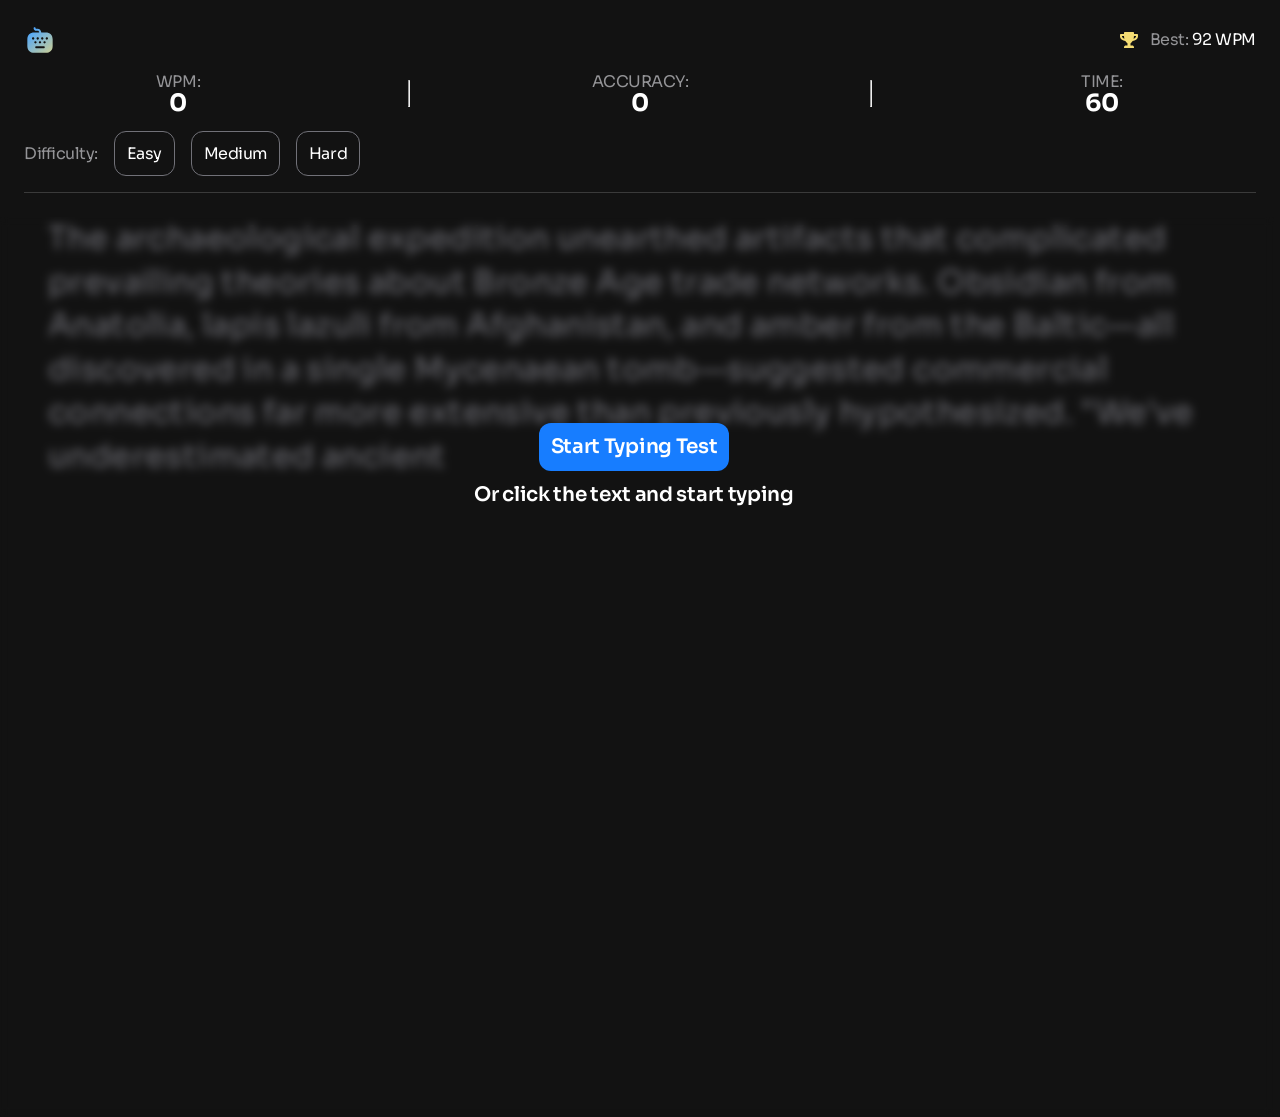
<file: index.html>
<!doctype html>
<html lang="en">
	<head>
		<meta charset="UTF-8" />
		<meta name="viewport" content="width=device-width, initial-scale=1.0" />
		<title>Document</title>
		<link rel="stylesheet" href="normalize.css" />
		<link rel="stylesheet" href="reset.css" />
		<link rel="stylesheet" href="main.css" />
		<link rel="stylesheet" href="style.css" />
		<link rel="preconnect" href="https://fonts.googleapis.com" />
		<link rel="preconnect" href="https://fonts.gstatic.com" crossorigin />
		<link
			href="https://fonts.googleapis.com/css2?family=Antonio:wght@100..700&family=Chango&family=DM+Sans:ital,opsz,wght@0,9..40,100..1000;1,9..40,100..1000&family=DM+Serif+Display:ital@0;1&family=Fraunces:ital,opsz,wght@0,9..144,100..900;1,9..144,100..900&family=Inter:ital,opsz,wght@0,14..32,100..900;1,14..32,100..900&family=Karla:ital,wght@0,200..800;1,200..800&family=League+Spartan:wght@100..900&family=Outfit:wght@100..900&family=Plus+Jakarta+Sans:ital,wght@0,200..800;1,200..800&family=Public+Sans:ital,wght@0,100..900;1,100..900&family=Roboto:ital,wght@0,100..900;1,100..900&family=Sora:wght@100..800&display=swap"
			rel="stylesheet"
		/>
	</head>
	<body>
		<header>
			<svg
				width="32"
				height="32"
				viewBox="0 0 32 32"
				fill="none"
				xmlns="http://www.w3.org/2000/svg"
			>
				<path
					fill-rule="evenodd"
					clip-rule="evenodd"
					d="M22.8266 15.6261C22.1893 15.6261 21.6719 15.1075 21.6719 14.4715C21.6719 13.8341 22.1893 13.3168 22.8266 13.3168C23.4639 13.3168 23.9812 13.8341 23.9812 14.4715C23.9812 15.1075 23.4639 15.6261 22.8266 15.6261ZM20.5479 19.4661C19.9106 19.4661 19.3932 18.9475 19.3932 18.3101C19.3932 17.6741 19.9106 17.1555 20.5479 17.1555C21.1852 17.1555 21.7026 17.6741 21.7026 18.3101C21.7026 18.9475 21.1852 19.4661 20.5479 19.4661ZM19.7639 24.2115H12.2373C11.6853 24.2115 11.2373 23.7635 11.2373 23.2115C11.2373 22.6595 11.6853 22.2115 12.2373 22.2115H19.7639C20.3159 22.2115 20.7639 22.6595 20.7639 23.2115C20.7639 23.7635 20.3159 24.2115 19.7639 24.2115ZM10.284 18.3101C10.284 17.6741 10.8013 17.1555 11.4386 17.1555C12.076 17.1555 12.5933 17.6741 12.5933 18.3101C12.5933 18.9475 12.076 19.4661 11.4386 19.4661C10.8013 19.4661 10.284 18.9475 10.284 18.3101ZM9.15997 15.6261C8.52264 15.6261 8.0053 15.1075 8.0053 14.4715C8.0053 13.8341 8.52264 13.3168 9.15997 13.3168C9.7973 13.3168 10.3146 13.8341 10.3146 14.4715C10.3146 15.1075 9.7973 15.6261 9.15997 15.6261ZM13.7173 13.3168C14.3546 13.3168 14.8719 13.8341 14.8719 14.4715C14.8719 15.1075 14.3546 15.6261 13.7173 15.6261C13.08 15.6261 12.5626 15.1075 12.5626 14.4715C12.5626 13.8341 13.08 13.3168 13.7173 13.3168ZM15.9932 17.1555C16.6306 17.1555 17.1479 17.6741 17.1479 18.3101C17.1479 18.9475 16.6306 19.4661 15.9932 19.4661C15.3559 19.4661 14.8386 18.9475 14.8386 18.3101C14.8386 17.6741 15.3559 17.1555 15.9932 17.1555ZM18.2692 13.3168C18.9066 13.3168 19.4239 13.8341 19.4239 14.4715C19.4239 15.1075 18.9066 15.6261 18.2692 15.6261C17.6319 15.6261 17.1146 15.1075 17.1146 14.4715C17.1146 13.8341 17.6319 13.3168 18.2692 13.3168ZM21.6386 8.54615H17.1919V8.36081C17.1639 6.40481 15.5573 4.82348 13.6133 4.82348H12.2693C11.904 4.82348 11.604 4.52881 11.6013 4.16348C11.596 3.61148 11.132 3.15948 10.592 3.17281C10.04 3.17815 9.59597 3.63015 9.6013 4.18215C9.61597 5.64481 10.8093 6.82348 12.2586 6.82348H13.5933C14.4026 6.80215 15.1799 7.51948 15.1919 8.37548V8.54615H10.3613C5.9613 8.54615 3.3333 11.1248 3.3333 15.4435V21.9408C3.32664 24.0248 3.95197 25.7581 5.1413 26.9515C6.3653 28.1795 8.1653 28.8275 10.3493 28.8275H21.6386C26.0386 28.8275 28.6666 26.2541 28.6666 21.9435V15.5448C28.6666 11.1621 26.0386 8.54615 21.6386 8.54615Z"
					fill="url(#paint0_linear_332_687)"
				/>
				<defs>
					<linearGradient
						id="paint0_linear_332_687"
						x1="5.49996"
						y1="7"
						x2="32.5"
						y2="38.5"
						gradientUnits="userSpaceOnUse"
					>
						<stop stop-color="#4CA6FF" />
						<stop offset="1" stop-color="#F4DC73" />
					</linearGradient>
				</defs>
			</svg>
			<div class="recordwpm">
				<svg
					width="18"
					height="16"
					viewBox="0 0 18 16"
					fill="none"
					xmlns="http://www.w3.org/2000/svg"
				>
					<path
						d="M17.25 2C17.6562 2 18 2.34375 18 2.75V4.5C18 5.625 17.2812 6.78125 16.0625 7.65625C15.0625 8.375 13.875 8.8125 12.625 8.96875C11.625 10.5938 10.5 11.25 10.5 11.25V13.5H12C13.0938 13.5 14 14.1562 14 15.25V15.625C14 15.8438 13.8125 16 13.625 16H4.375C4.15625 16 4 15.8438 4 15.625V15.25C4 14.1562 4.875 13.5 6 13.5H7.5V11.25C7.5 11.25 6.34375 10.5938 5.34375 8.96875C4.09375 8.8125 2.90625 8.375 1.90625 7.65625C0.6875 6.78125 0 5.625 0 4.5V2.75C0 2.34375 0.3125 2 0.75 2H4V0.75C4 0.34375 4.3125 0 4.75 0H13.25C13.6562 0 14 0.34375 14 0.75V2H17.25ZM3.09375 6.03125C3.46875 6.3125 3.90625 6.53125 4.40625 6.71875C4.1875 5.9375 4.03125 5.03125 4 4H2V4.5C2 4.875 2.3125 5.5 3.09375 6.03125ZM16 4.5V4H13.9688C13.9375 5.03125 13.7812 5.9375 13.5625 6.71875C14.0625 6.53125 14.5 6.3125 14.875 6.03125C15.4375 5.65625 16 5.03125 16 4.5Z"
						fill="#F4DC73"
					/>
				</svg>

				<p class="best">Best: <span class="record" id="record">92 WPM</span></p>
			</div>
		</header>
		<main>
			<section class="information">
				<article class="result">
					<div class="info">
						<p class="best">WPM:</p>
						<h2 id="wpm">0</h2>
					</div>
					<hr class="hrduhaut" />
					<div class="info">
						<p class="best">ACCURACY:</p>
						<h2 id="accuracy">0</h2>
					</div>
					<hr class="hrduhaut" />
					<div class="info">
						<p class="best">TIME:</p>
						<h2 id="time">0</h2>
					</div>
				</article>
				<article class="difficulty">
					<p class="best">Difficulty:</p>
					<button class="button-black"  id="Easy">Easy</button
					><button class="button-black" id="Medium">Medium</button
					><button class="button-black" id="Hard">Hard</button>
				</article>
			</section>
			<section class="typing" id="typing">
				<dialog open id="dialog-start">
					<article class="ptitdialog">
						<button id="start" class="button-blue">Start Typing Test</button>
						<p class="neuille">Or click the text and start typing</p>
					</article>
				</dialog>
				<div class="placeholder" id="placeholder">
					<span id="span-remove">
						The archaeological expedition unearthed artifacts that complicated
						prevailing theories about Bronze Age trade networks. Obsidian from
						Anatolia, lapis lazuli from Afghanistan, and amber from the
						Baltic—all discovered in a single Mycenaean tomb—suggested
						commercial connections far more extensive than previously
						hypothesized. "We've underestimated ancient
					</span>
					<div id="textarea" contenteditable="true"></div>
				</div>
			</section>
			<section class="restart" id="restart"></section>
		</main>
		<script src="app.js"></script>
	</body>
</html>
</file>
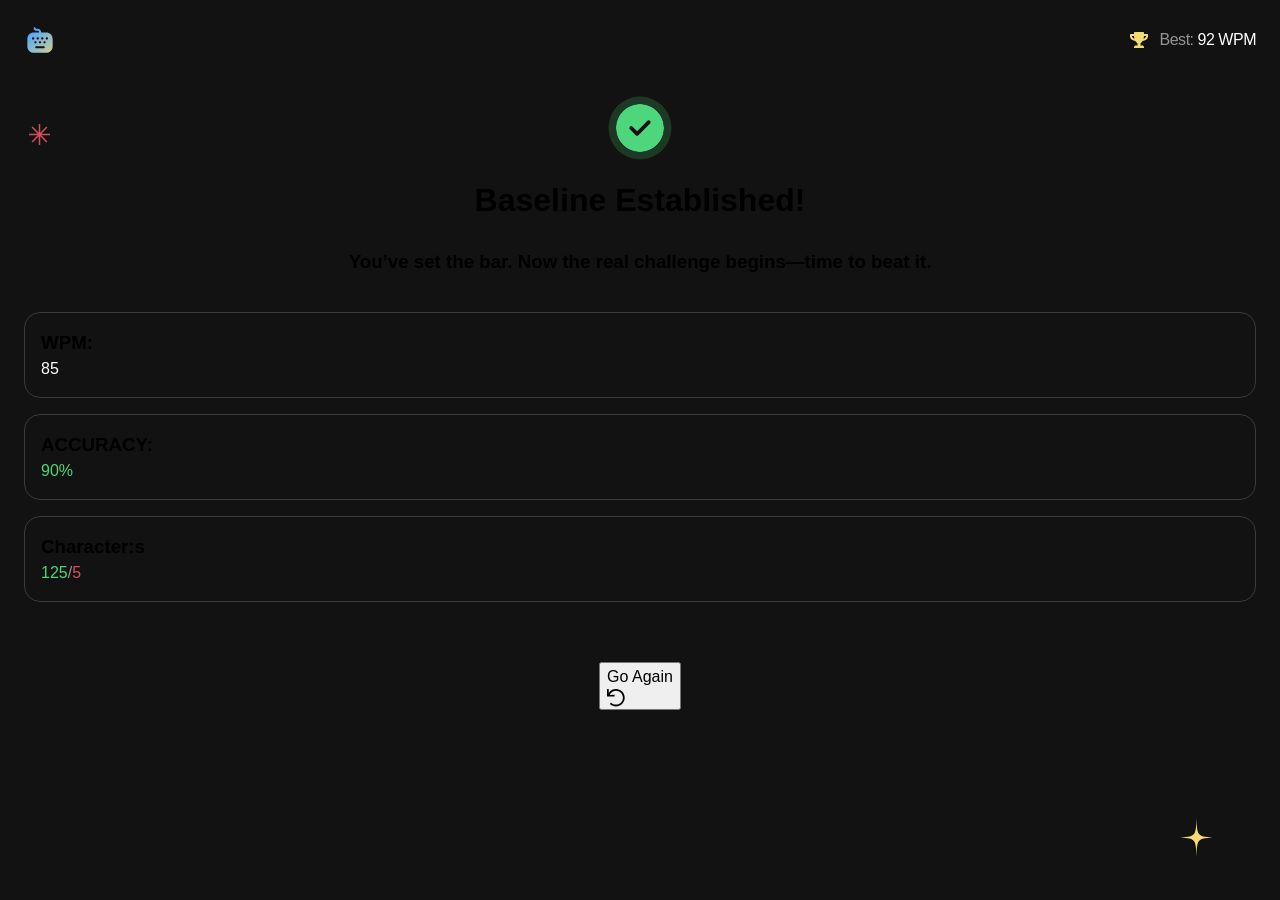
<file: result3.html>
<!doctype html>
<html lang="en">
  <head>
    <meta charset="UTF-8" />
    <meta name="viewport" content="width=device-width, initial-scale=1.0" />
    <link rel="stylesheet" href="normalize.css" />
    <link rel="stylesheet" href="reset.css" />
    <link rel="stylesheet" href="main.css" />
    <link rel="stylesheet" href="result3.css" />
    <title>Document</title>
  </head>
  <body>
    <header>
      <svg
        width="32"
        height="32"
        viewBox="0 0 32 32"
        fill="none"
        xmlns="http://www.w3.org/2000/svg"
      >
        <path
          fill-rule="evenodd"
          clip-rule="evenodd"
          d="M22.8266 15.6261C22.1893 15.6261 21.6719 15.1075 21.6719 14.4715C21.6719 13.8341 22.1893 13.3168 22.8266 13.3168C23.4639 13.3168 23.9812 13.8341 23.9812 14.4715C23.9812 15.1075 23.4639 15.6261 22.8266 15.6261ZM20.5479 19.4661C19.9106 19.4661 19.3932 18.9475 19.3932 18.3101C19.3932 17.6741 19.9106 17.1555 20.5479 17.1555C21.1852 17.1555 21.7026 17.6741 21.7026 18.3101C21.7026 18.9475 21.1852 19.4661 20.5479 19.4661ZM19.7639 24.2115H12.2373C11.6853 24.2115 11.2373 23.7635 11.2373 23.2115C11.2373 22.6595 11.6853 22.2115 12.2373 22.2115H19.7639C20.3159 22.2115 20.7639 22.6595 20.7639 23.2115C20.7639 23.7635 20.3159 24.2115 19.7639 24.2115ZM10.284 18.3101C10.284 17.6741 10.8013 17.1555 11.4386 17.1555C12.076 17.1555 12.5933 17.6741 12.5933 18.3101C12.5933 18.9475 12.076 19.4661 11.4386 19.4661C10.8013 19.4661 10.284 18.9475 10.284 18.3101ZM9.15997 15.6261C8.52264 15.6261 8.0053 15.1075 8.0053 14.4715C8.0053 13.8341 8.52264 13.3168 9.15997 13.3168C9.7973 13.3168 10.3146 13.8341 10.3146 14.4715C10.3146 15.1075 9.7973 15.6261 9.15997 15.6261ZM13.7173 13.3168C14.3546 13.3168 14.8719 13.8341 14.8719 14.4715C14.8719 15.1075 14.3546 15.6261 13.7173 15.6261C13.08 15.6261 12.5626 15.1075 12.5626 14.4715C12.5626 13.8341 13.08 13.3168 13.7173 13.3168ZM15.9932 17.1555C16.6306 17.1555 17.1479 17.6741 17.1479 18.3101C17.1479 18.9475 16.6306 19.4661 15.9932 19.4661C15.3559 19.4661 14.8386 18.9475 14.8386 18.3101C14.8386 17.6741 15.3559 17.1555 15.9932 17.1555ZM18.2692 13.3168C18.9066 13.3168 19.4239 13.8341 19.4239 14.4715C19.4239 15.1075 18.9066 15.6261 18.2692 15.6261C17.6319 15.6261 17.1146 15.1075 17.1146 14.4715C17.1146 13.8341 17.6319 13.3168 18.2692 13.3168ZM21.6386 8.54615H17.1919V8.36081C17.1639 6.40481 15.5573 4.82348 13.6133 4.82348H12.2693C11.904 4.82348 11.604 4.52881 11.6013 4.16348C11.596 3.61148 11.132 3.15948 10.592 3.17281C10.04 3.17815 9.59597 3.63015 9.6013 4.18215C9.61597 5.64481 10.8093 6.82348 12.2586 6.82348H13.5933C14.4026 6.80215 15.1799 7.51948 15.1919 8.37548V8.54615H10.3613C5.9613 8.54615 3.3333 11.1248 3.3333 15.4435V21.9408C3.32664 24.0248 3.95197 25.7581 5.1413 26.9515C6.3653 28.1795 8.1653 28.8275 10.3493 28.8275H21.6386C26.0386 28.8275 28.6666 26.2541 28.6666 21.9435V15.5448C28.6666 11.1621 26.0386 8.54615 21.6386 8.54615Z"
          fill="url(#paint0_linear_332_687)"
        />
        <defs>
          <linearGradient
            id="paint0_linear_332_687"
            x1="5.49996"
            y1="7"
            x2="32.5"
            y2="38.5"
            gradientUnits="userSpaceOnUse"
          >
            <stop stop-color="#4CA6FF" />
            <stop offset="1" stop-color="#F4DC73" />
          </linearGradient>
        </defs>
      </svg>
      <div class="recordwpm">
        <svg
          width="18"
          height="16"
          viewBox="0 0 18 16"
          fill="none"
          xmlns="http://www.w3.org/2000/svg"
        >
          <path
            d="M17.25 2C17.6562 2 18 2.34375 18 2.75V4.5C18 5.625 17.2812 6.78125 16.0625 7.65625C15.0625 8.375 13.875 8.8125 12.625 8.96875C11.625 10.5938 10.5 11.25 10.5 11.25V13.5H12C13.0938 13.5 14 14.1562 14 15.25V15.625C14 15.8438 13.8125 16 13.625 16H4.375C4.15625 16 4 15.8438 4 15.625V15.25C4 14.1562 4.875 13.5 6 13.5H7.5V11.25C7.5 11.25 6.34375 10.5938 5.34375 8.96875C4.09375 8.8125 2.90625 8.375 1.90625 7.65625C0.6875 6.78125 0 5.625 0 4.5V2.75C0 2.34375 0.3125 2 0.75 2H4V0.75C4 0.34375 4.3125 0 4.75 0H13.25C13.6562 0 14 0.34375 14 0.75V2H17.25ZM3.09375 6.03125C3.46875 6.3125 3.90625 6.53125 4.40625 6.71875C4.1875 5.9375 4.03125 5.03125 4 4H2V4.5C2 4.875 2.3125 5.5 3.09375 6.03125ZM16 4.5V4H13.9688C13.9375 5.03125 13.7812 5.9375 13.5625 6.71875C14.0625 6.53125 14.5 6.3125 14.875 6.03125C15.4375 5.65625 16 5.03125 16 4.5Z"
            fill="#F4DC73"
          />
        </svg>

        <p class="best">Best: <span class="record" id="record">92 WPM</span></p>
      </div>
    </header>
    <main>
      <section class="firstsection">
        <div class="absolute">
          <svg
            width="21"
            height="21"
            viewBox="0 0 21 21"
            fill="none"
            xmlns="http://www.w3.org/2000/svg"
          >
            <path
              fill-rule="evenodd"
              clip-rule="evenodd"
              d="M11.25 0H9.75V8.68934L3.60571 2.54504L2.54505 3.60571L8.68934 9.75H0V11.25H8.68933L2.54505 17.3943L3.60571 18.4549L9.75 12.3106V21H11.25V12.3106L17.3943 18.4549L18.4549 17.3943L12.3106 11.25H21V9.75H12.3106L18.4549 3.6057L17.3943 2.54504L11.25 8.68933V0Z"
              fill="#D64D5B"
            />
          </svg>
        </div>
        <svg
          class="verify"
          width="48"
          height="48"
          viewBox="0 0 48 48"
          fill="none"
          xmlns="http://www.w3.org/2000/svg"
        >
          <path
            fill-rule="evenodd"
            clip-rule="evenodd"
            d="M34.0876 19.5082L22.4211 31.1747C22.0497 31.5461 21.5672 31.7305 21.0821 31.7305C20.5945 31.7305 20.112 31.5461 19.7406 31.1747L13.9074 25.3415C13.1672 24.6013 13.1672 23.4013 13.9074 22.6611C14.6476 21.9208 15.8451 21.9208 16.5853 22.6611L21.0821 27.1554L31.4072 16.8278C32.1474 16.0876 33.3474 16.0876 34.0876 16.8278C34.8278 17.568 34.8278 18.768 34.0876 19.5082ZM24 0C10.7672 0 0 10.7672 0 24C0 37.2354 10.7672 48 24 48C37.2328 48 48 37.2354 48 24C48 10.7672 37.2328 0 24 0Z"
            fill="#4DD67B"
          />
        </svg>
        <h1>Baseline Established!</h1>
        <h3>
          You’ve set the bar. Now the real challenge begins—time to beat it.
        </h3>
      </section>
      <section class="secondsection">
        <article class="info">
          <h3>WPM:</h3>
          <p id="wpm" class="textpreset2 white">85</p>
        </article>
        <article class="info">
          <h3>ACCURACY:</h3>
          <p id="pourcentage" class="textpreset2 green">90%</p>
        </article>
        <article class="info">
          <h3>Character:s</h3>
          <p id="juste" class="textpreset2 green">
            125<span class="gray">/</span><span id="faute" class="red">5</span>
          </p>
        </article>
      </section>
      <section class="lastsection">
        <button class="button-white">
          <p>Go Again</p>
          <svg
            width="18"
            height="18"
            viewBox="0 0 18 18"
            fill="none"
            xmlns="http://www.w3.org/2000/svg"
          >
            <path
              d="M0.421875 0H1.37109C1.61719 0 1.79297 0.210938 1.79297 0.457031L1.72266 3.90234C3.26953 1.54688 5.97656 0 9 0.0351562C13.8164 0.0351562 17.7188 3.97266 17.7188 8.75391C17.6836 13.5703 13.7812 17.4375 9 17.4375C6.75 17.4375 4.67578 16.5938 3.12891 15.2227C2.95312 15.0469 2.95312 14.7656 3.12891 14.5898L3.83203 13.8867C3.97266 13.7461 4.21875 13.7461 4.39453 13.8867C5.625 14.9766 7.20703 15.6094 9 15.6094C12.7969 15.6094 15.8906 12.5508 15.8906 8.71875C15.8906 4.92188 12.7969 1.82812 9 1.82812C6.1875 1.82812 3.79688 3.51562 2.70703 5.90625L7.13672 5.80078C7.38281 5.80078 7.59375 5.97656 7.59375 6.22266V7.17188C7.59375 7.41797 7.38281 7.59375 7.17188 7.59375H0.421875C0.175781 7.59375 0 7.41797 0 7.17188V0.421875C0 0.210938 0.175781 0 0.421875 0Z"
              fill="black"
            />
          </svg>
        </button>
        <div class="absolute2">
          <svg
            width="39"
            height="39"
            viewBox="0 0 39 39"
            fill="none"
            xmlns="http://www.w3.org/2000/svg"
          >
            <g clip-path="url(#clip0_225_1703)">
              <mask
                id="mask0_225_1703"
                style="mask-type: luminance"
                maskUnits="userSpaceOnUse"
                x="0"
                y="0"
                width="39"
                height="39"
              >
                <path d="M39 0H0V39H39V0Z" fill="white" />
              </mask>
              <g mask="url(#mask0_225_1703)">
                <path
                  d="M19.5 39C18.9354 20.5261 18.4739 20.0674 0 19.5C18.4739 18.9354 18.9326 18.4739 19.5 0C20.0645 18.4739 20.5261 18.9326 39 19.5C20.5261 20.0674 20.0674 20.5204 19.5 39Z"
                  fill="#F4DC73"
                />
              </g>
            </g>
            <defs>
              <clipPath id="clip0_225_1703">
                <rect width="39" height="39" fill="white" />
              </clipPath>
            </defs>
          </svg>
        </div>
      </section>
    </main>
  </body>
</html>
</file>
<file: main.css>
* {
	font-family: "Sora", sans-serif;
}
:root {
	--neutral900: #121212;
	--neutral800: #262626;
	--neutral500: #717178;
	--neutral400: #949497;
	--neutral000: #ffffff;
	--blue600: #177dff;
	--blue400: #4ca6ff;
	--red500: #d64d5b;
	--green500: #4dd67b;
	--yellow400: #f4dc73;
}
h2 {
	font-weight: 700;
	font-style: Bold;
	font-size: 24px;
	line-height: 100%;
	letter-spacing: 0%;
	text-align: center;
	color: var(--neutral000);
}
.button-black {
	color: var(--neutral000);
	font-weight: 400;
	line-height: 120%;
	letter-spacing: -0.48px;
	background-color: var(--neutral900);
	border: 1px solid var(--colors-neutral-500, #717178);
	padding: 12px;
	border-radius: 12px;
}
.button-blue {
	color: var(--neutral000);
	background-color: var(--blue600);
	padding: 12px;
	border-radius: 12px;
	font-weight: 600;
	font-size: 20px;
	line-height: 120%;
	letter-spacing: -0.3px;
	text-align: center;
	border: none;
}
.button-gray {
	background-color: var(--neutral800);
	padding: 12px;
	border-radius: 12px;
	font-weight: 600;
	font-size: 20px;
	line-height: 120%;
	letter-spacing: -0.3px;
	text-align: center;
	border: none;
	color: var(--neutral000);
}
</file>
<file: style.css>
body {
	background-color: var(--neutral900);
	padding: 24px;
}
header {
	display: flex;
	justify-content: space-between;
	align-items: center;
}
main {
	display: flex;
	flex-direction: column;
}
.recordwpm {
	display: flex;
	align-items: center;
	gap: 12px;
}
.best {
	font-weight: 400;
	color: var(--neutral400);
	line-height: 120%;
	letter-spacing: -0.48px;
}
.record {
	color: var(--neutral000);
}
.information {
	display: flex;
	flex-direction: column;
	padding: 16px 0px;
	gap: 16px;
	border-bottom: 1px solid var(--colors-neutral-700, #3a3a3a);
}
.result {
	display: grid;
	grid-template-columns: 2fr 1fr 2fr 1fr 2fr;
	justify-items: center;
	align-items: center;
}
.info {
	display: flex;
	flex-direction: column;
	justify-content: center;
	align-items: center;
}
.hrduhaut {
	width: 0.1px;
	height: 25px;
	color: var(--neutral800);
}
.difficulty {
	display: flex;
	align-items: center;
	gap: 16px;
}
#textarea {
	left: 0px;
	top: 0px;
	z-index: 2;
	position: absolute;
	background-color: transparent;
	border: none;
	width: 100%;
	color: white;
	font-weight: 400;
	font-size: 32px;
	line-height: 136%;
	letter-spacing: 0.4px;
	padding: 0px;
	caret-color: white;
}
#textarea:focus {
	outline: none;
}
.placeholder {
	position: relative;
	border: none;
	width: 100%;
	color: var(--neutral500);
	font-weight: 400;
	font-size: 32px;
	line-height: 136%;
	letter-spacing: 0.4px;
}
.placeholder::after {
	z-index: 1;
	position: absolute;
	left: 0px;
	top: 0px;
	content: attr(data-placeholder);
	pointer-events: none;
	opacity: 1;
}
dialog {
	width: 100%;
	height: 100vh;
	padding: 0px;
	background: transparent;
	backdrop-filter: blur(5px);
	z-index: 3;
	border: none;
	left: -12px;
	height: 100%;
}

.ptitdialog {
	height: 55vh;
	width: 100%;
	display: flex;
	flex-direction: column;
	justify-content: center;
	align-items: center;
	gap: 12px;
}
.typing {
	padding: 24px;
}
.neuille {
	font-weight: 600;
	font-size: 20px;
	line-height: 120%;
	letter-spacing: -0.3px;
	text-align: center;
	color: var(--neutral000);
}
.restart {
	display: flex;
	justify-content: center;
	padding: 34px 0px;
}
</file>
<file: result3.css>
body {
  background-color: var(--neutral900);
  padding: 24px;
  display: flex;
  flex-direction: column;
  gap: 48px;
}
header {
  display: flex;
  justify-content: space-between;
  align-items: center;
}
.recordwpm {
  display: flex;
  align-items: center;
  gap: 12px;
}
.verify {
  box-shadow: 0px 0px 0px 15px #4dd67b1a;

  box-shadow: 0px 0px 0px 7.5px #4dd67b33;
  border-radius: 9999px;
}
.firstsection {
  position: relative;
  display: flex;
  flex-direction: column;
  align-items: center;
  gap: 24px;
}

.absolute {
  position: absolute;
  top: 20px;
  left: 5px;
}
.best {
  font-weight: 400;
  color: var(--neutral400);
  line-height: 120%;
  letter-spacing: -0.48px;
}
.record {
  color: var(--neutral000);
}
.info {
  border: 1px solid var(--colors-neutral-700, #3a3a3a);
  width: 100%;
  padding: 16px;
  border-radius: 16px;
}
.secondsection {
  display: flex;
  flex-direction: column;
  gap: 16px;
}
main {
  display: flex;
  flex-direction: column;
  gap: 36px;
}
.white {
  color: var(--neutral000);
}
.red {
  color: var(--red500);
}
.green {
  color: var(--green500);
}
.gray {
  color: var(--neutral400);
}
.lastsection {
  position: relative;
  display: flex;
  justify-content: center;
  padding: 24px;
}
.absolute2 {
  position: absolute;
  top: 180px;
  right: 40px;
}
</file>
